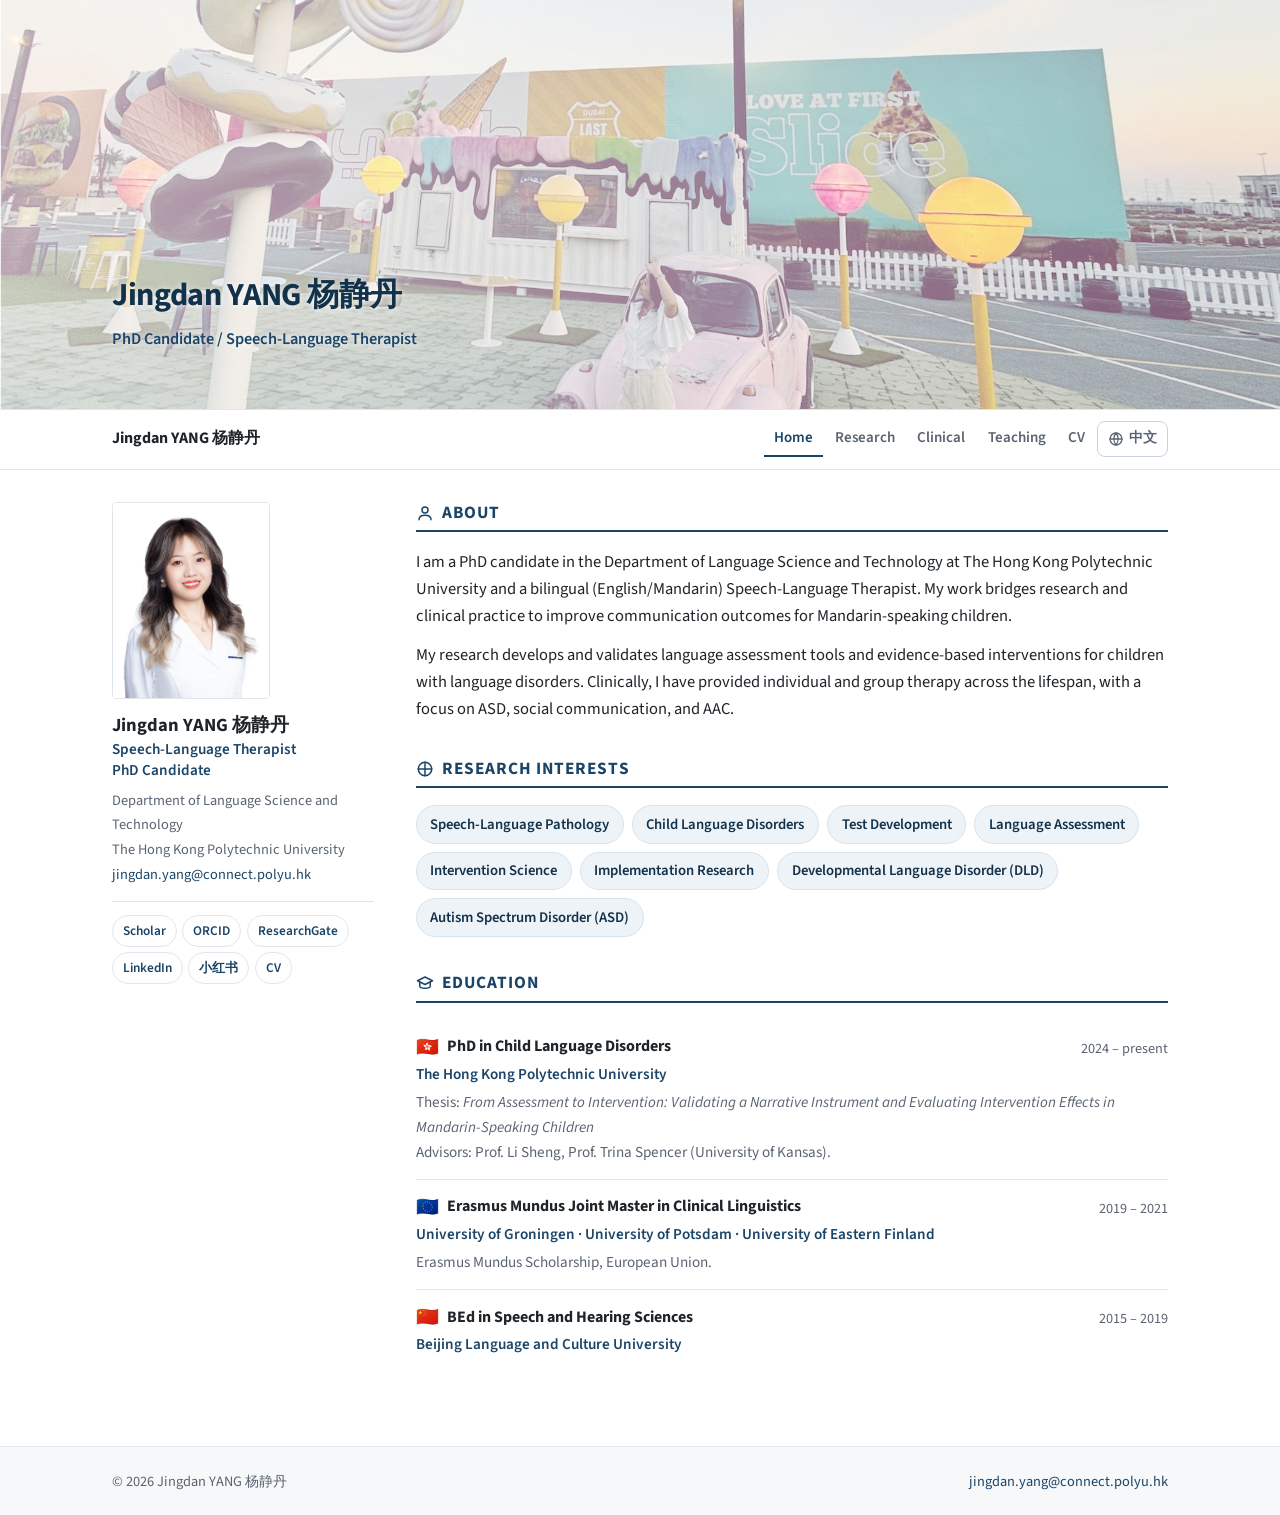
<file: index.html>
<!DOCTYPE html>
<html lang="en">
<head>
<meta charset="UTF-8">
<meta name="viewport" content="width=device-width, initial-scale=1.0">
<title>Jingdan YANG 杨静丹</title>
<meta name="description" content="Jingdan (Aria) Yang — PhD Candidate and Speech-Language Therapist, Department of Language Science and Technology, The Hong Kong Polytechnic University.">
<link rel="preconnect" href="https://fonts.googleapis.com">
<link rel="preconnect" href="https://fonts.gstatic.com" crossorigin>
<link href="https://fonts.googleapis.com/css2?family=Source+Sans+3:wght@400;600;700&display=swap" rel="stylesheet">
<link rel="stylesheet" href="assets/style.css">
<link rel="icon" href="assets/favicon.ico" sizes="any">
<link rel="icon" type="image/png" sizes="32x32" href="assets/favicon-32x32.png">
<link rel="icon" type="image/png" sizes="16x16" href="assets/favicon-16x16.png">
<link rel="apple-touch-icon" sizes="180x180" href="assets/apple-touch-icon.png">
<link rel="manifest" href="assets/site.webmanifest">
<meta name="theme-color" content="#1B4568">
<script src="assets/language.js" defer></script>
</head>
<body>
<a class="skip" href="#main">Skip to content</a>

<!-- BANNER -->
<div class="banner">
  <img src="assets/banner.jpg" alt="">
  <div class="banner__veil"></div>
  <div class="banner__text">
    <div class="banner__inner">
      <p class="banner__title">Jingdan YANG 杨静丹</p>
      <p class="banner__sub">PhD Candidate / Speech-Language Therapist</p>
    </div>
  </div>
</div>

<header class="nav">
  <div class="wrap nav__inner">
    <a class="brand" href="index.html">Jingdan YANG 杨静丹</a>
    <nav class="navlinks" aria-label="Primary">
      <a href="index.html" aria-current="page">Home</a>
      <a href="research.html">Research</a>
      <a href="clinical.html">Clinical</a>
      <a href="teaching.html">Teaching</a>
      <a href="assets/cv.pdf" target="_blank" rel="noopener">CV</a>
      <button class="language-toggle" type="button" data-language-toggle data-i18n-ignore aria-label="切换到中文" title="切换到中文" aria-pressed="false">
        <svg viewBox="0 0 24 24" fill="none" stroke="currentColor" stroke-width="2" stroke-linecap="round" stroke-linejoin="round" aria-hidden="true"><circle cx="12" cy="12" r="9"/><path d="M3 12h18M12 3a15 15 0 0 1 0 18M12 3a15 15 0 0 0 0 18"/></svg>
        <span data-language-label>中文</span>
      </button>
    </nav>
  </div>
</header>

<div class="wrap layout">

  <!-- SIDEBAR (identical on every page) -->
  <aside class="side">
    <div class="side__photo"><img src="assets/profile.jpg" alt="Jingdan Yang"></div>
    <p class="side__name">Jingdan YANG 杨静丹</p>
    <p class="side__role"><span>Speech-Language Therapist</span><br><span>PhD Candidate</span></p>
    <p class="side__meta">Department of Language Science and Technology</p>
    <p class="side__meta">The Hong Kong Polytechnic University</p>
    <p class="side__meta"><a href="mailto:jingdan.yang@connect.polyu.hk">jingdan.yang@connect.polyu.hk</a></p>
    <div class="side__links">
      <a href="https://scholar.google.com/citations?user=TxsPEwsAAAAJ&amp;hl=en" target="_blank" rel="me noopener">Scholar</a>
      <a href="https://orcid.org/0009-0006-5247-3266" target="_blank" rel="me noopener">ORCID</a>
      <a href="https://www.researchgate.net/profile/Jingdan-Yang" target="_blank" rel="me noopener">ResearchGate</a>
      <a href="https://www.linkedin.com/in/yjingdan/" target="_blank" rel="me noopener">LinkedIn</a>
      <a href="https://www.xiaohongshu.com/user/profile/62569e41000000000d032e82" target="_blank" rel="me noopener">小红书</a>
      <a href="assets/cv.pdf" target="_blank" rel="noopener">CV</a>
    </div>
  </aside>

  <!-- MAIN -->
  <main id="main">

    <section class="section">
      <h2>
        <svg width="18" height="18" viewBox="0 0 24 24" fill="none" stroke="#1B4568" stroke-width="2" stroke-linecap="round" stroke-linejoin="round" aria-hidden="true"><circle cx="12" cy="8" r="4"/><path d="M4 21c0-4 3.6-6 8-6s8 2 8 6"/></svg>
        About
      </h2>
      <p>I am a PhD candidate in the Department of Language Science and Technology at The Hong Kong Polytechnic University and a bilingual (English/Mandarin) Speech-Language Therapist. My work bridges research and clinical practice to improve communication outcomes for Mandarin-speaking children.</p>
      <p>My research develops and validates language assessment tools and evidence-based interventions for children with language disorders. Clinically, I have provided individual and group therapy across the lifespan, with a focus on ASD, social communication, and AAC.</p>
    </section>

    <section class="section">
      <h2>
        <svg width="18" height="18" viewBox="0 0 24 24" fill="none" stroke="#1B4568" stroke-width="2" stroke-linecap="round" stroke-linejoin="round" aria-hidden="true"><path d="M12 3v18M3 12h18"/><circle cx="12" cy="12" r="9"/></svg>
        Research Interests
      </h2>
      <div class="bubbles">
        <span class="bubble">Speech-Language Pathology</span>
        <span class="bubble">Child Language Disorders</span>
        <span class="bubble">Test Development</span>
        <span class="bubble">Language Assessment</span>
        <span class="bubble">Intervention Science</span>
        <span class="bubble">Implementation Research</span>
        <span class="bubble">Developmental Language Disorder (DLD)</span>
        <span class="bubble">Autism Spectrum Disorder (ASD)</span>
      </div>
    </section>

    <section class="section">
      <h2>
        <svg width="18" height="18" viewBox="0 0 24 24" fill="none" stroke="#1B4568" stroke-width="2" stroke-linecap="round" stroke-linejoin="round" aria-hidden="true"><path d="M12 4 2 9l10 5 10-5-10-5Z"/><path d="M5 11v5c0 1.7 3.1 3 7 3s7-1.3 7-3v-5"/></svg>
        Education
      </h2>

      <div class="entry">
        <div class="entry__head">
          <p class="entry__role entry__role--flag"><span class="entry__icon" aria-hidden="true">🇭🇰</span><span>PhD in Child Language Disorders</span></p>
          <span class="entry__when">2024 – present</span>
        </div>
        <p class="entry__org">The Hong Kong Polytechnic University</p>
        <p class="entry__desc">Thesis: <em>From Assessment to Intervention: Validating a Narrative Instrument and Evaluating Intervention Effects in Mandarin-Speaking Children</em><br>Advisors: Prof. Li Sheng, Prof. Trina Spencer (University of Kansas).</p>
      </div>

      <div class="entry">
        <div class="entry__head">
          <p class="entry__role entry__role--flag"><span class="entry__icon" aria-hidden="true">🇪🇺</span><span>Erasmus Mundus Joint Master in Clinical Linguistics</span></p>
          <span class="entry__when">2019 – 2021</span>
        </div>
        <p class="entry__org">University of Groningen · University of Potsdam · University of Eastern Finland</p>
        <p class="entry__desc">Erasmus Mundus Scholarship, European Union.</p>
      </div>

      <div class="entry">
        <div class="entry__head">
          <p class="entry__role entry__role--flag"><span class="entry__icon" aria-hidden="true">🇨🇳</span><span>BEd in Speech and Hearing Sciences</span></p>
          <span class="entry__when">2015 – 2019</span>
        </div>
        <p class="entry__org">Beijing Language and Culture University</p>
      </div>
    </section>

  </main>
</div>

<footer class="foot">
  <div class="wrap foot__inner">
    <span>© 2026 Jingdan YANG 杨静丹</span>
    <span><a href="mailto:jingdan.yang@connect.polyu.hk">jingdan.yang@connect.polyu.hk</a></span>
  </div>
</footer>

</body>
</html>
</file>
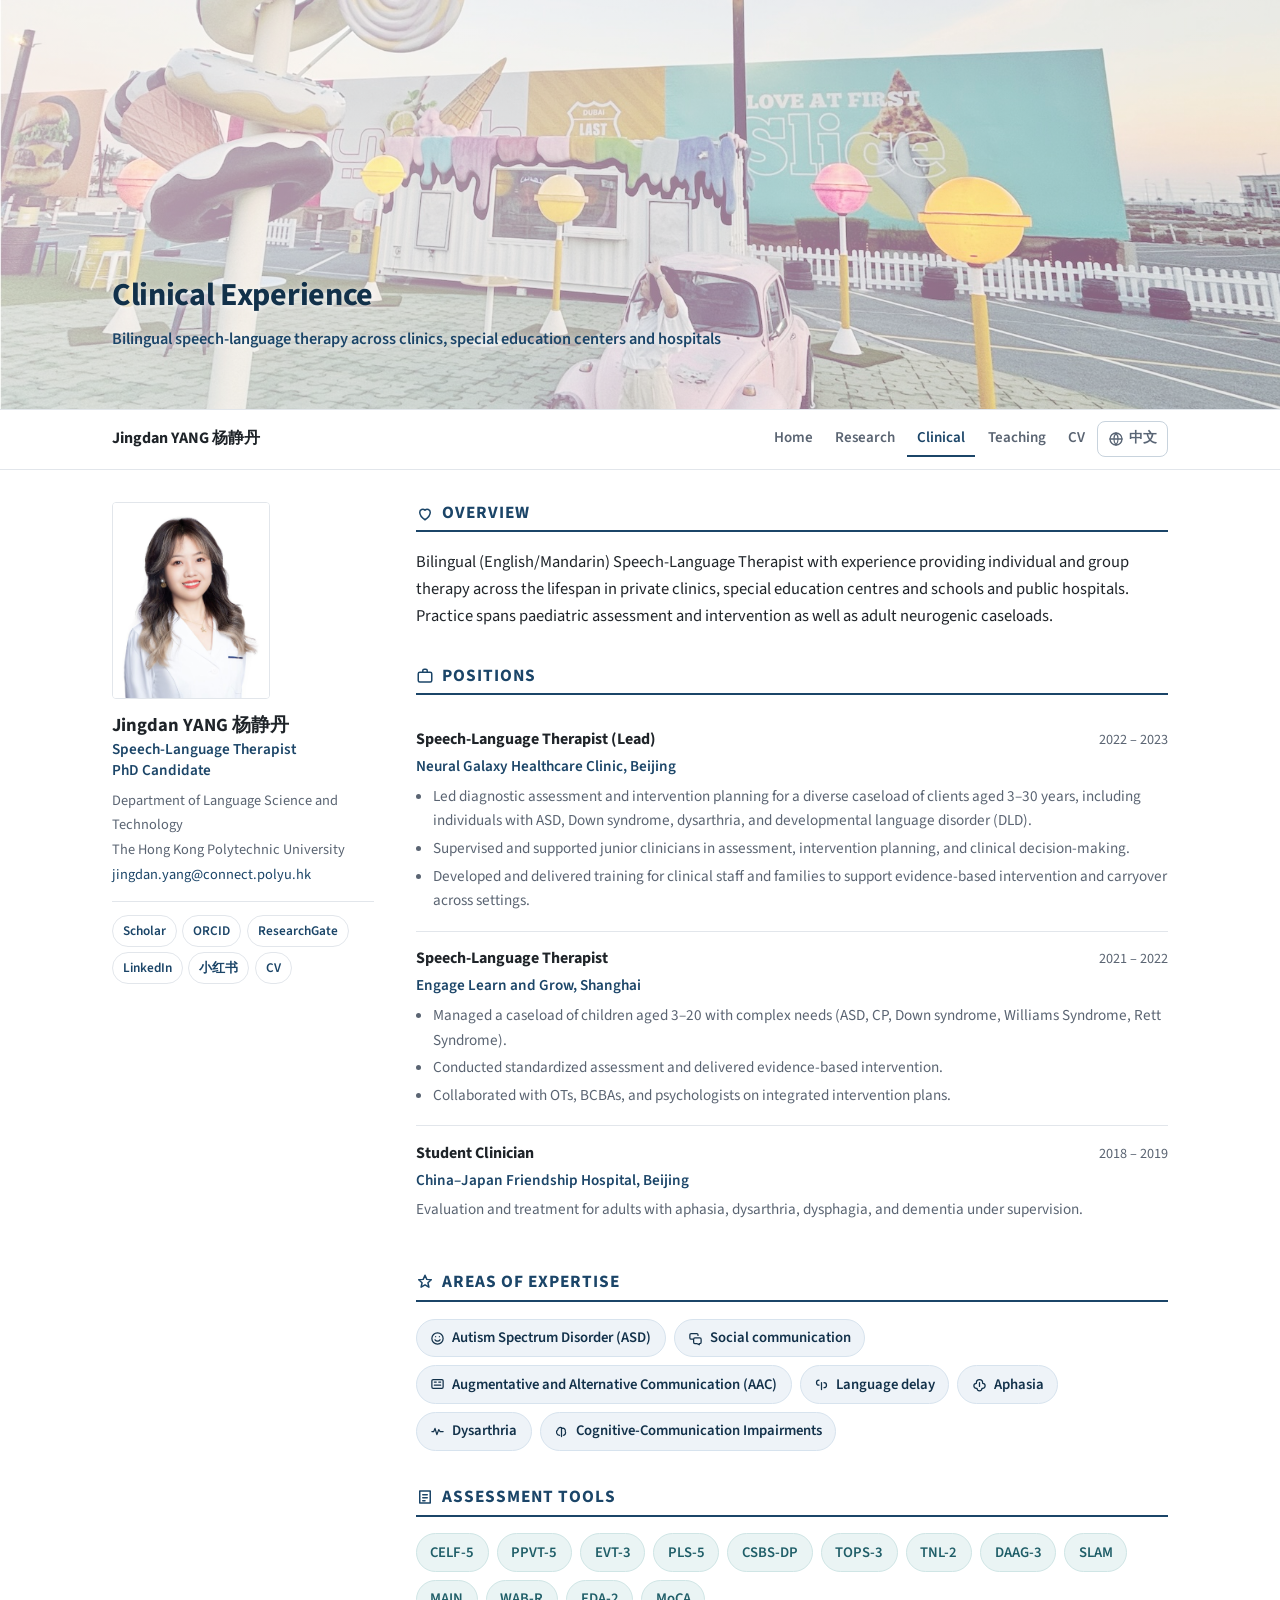
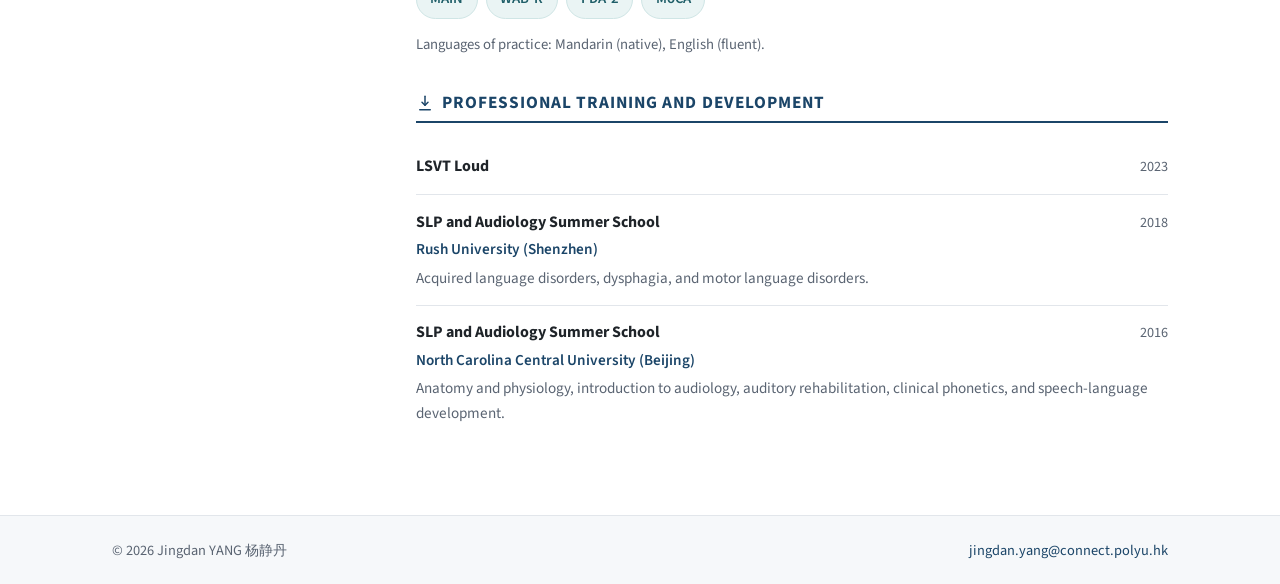
<file: clinical.html>
<!DOCTYPE html>
<html lang="en">
<head>
<meta charset="UTF-8">
<meta name="viewport" content="width=device-width, initial-scale=1.0">
<title>Clinical — Jingdan YANG 杨静丹</title>
<meta name="description" content="Bilingual speech-language therapy experience across clinics and hospitals: paediatric ASD and DLD caseloads, standardized assessment, AAC, and adult neurogenic disorders.">
<link rel="preconnect" href="https://fonts.googleapis.com">
<link rel="preconnect" href="https://fonts.gstatic.com" crossorigin>
<link href="https://fonts.googleapis.com/css2?family=Source+Sans+3:wght@400;600;700&display=swap" rel="stylesheet">
<link rel="stylesheet" href="assets/style.css">
<link rel="icon" href="assets/favicon.ico" sizes="any">
<link rel="icon" type="image/png" sizes="32x32" href="assets/favicon-32x32.png">
<link rel="icon" type="image/png" sizes="16x16" href="assets/favicon-16x16.png">
<link rel="apple-touch-icon" sizes="180x180" href="assets/apple-touch-icon.png">
<link rel="manifest" href="assets/site.webmanifest">
<meta name="theme-color" content="#1B4568">
<script src="assets/language.js" defer></script>
</head>
<body>
<a class="skip" href="#main">Skip to content</a>

<div class="banner">
  <img src="assets/banner.jpg" alt="">
  <div class="banner__veil"></div>
  <div class="banner__text">
    <div class="banner__inner">
      <p class="banner__title">Clinical Experience</p>
      <p class="banner__sub">Bilingual speech-language therapy across clinics, special education centers and hospitals</p>
    </div>
  </div>
</div>

<header class="nav">
  <div class="wrap nav__inner">
    <a class="brand" href="index.html">Jingdan YANG 杨静丹</a>
    <nav class="navlinks" aria-label="Primary">
      <a href="index.html">Home</a>
      <a href="research.html">Research</a>
      <a href="clinical.html" aria-current="page">Clinical</a>
      <a href="teaching.html">Teaching</a>
      <a href="assets/cv.pdf" target="_blank" rel="noopener">CV</a>
      <button class="language-toggle" type="button" data-language-toggle data-i18n-ignore aria-label="切换到中文" title="切换到中文" aria-pressed="false">
        <svg viewBox="0 0 24 24" fill="none" stroke="currentColor" stroke-width="2" stroke-linecap="round" stroke-linejoin="round" aria-hidden="true"><circle cx="12" cy="12" r="9"/><path d="M3 12h18M12 3a15 15 0 0 1 0 18M12 3a15 15 0 0 0 0 18"/></svg>
        <span data-language-label>中文</span>
      </button>
    </nav>
  </div>
</header>

<div class="wrap layout">

  <aside class="side">
    <div class="side__photo"><img src="assets/profile.jpg" alt="Jingdan Yang"></div>
    <p class="side__name">Jingdan YANG 杨静丹</p>
    <p class="side__role"><span>Speech-Language Therapist</span><br><span>PhD Candidate</span></p>
    <p class="side__meta">Department of Language Science and Technology</p>
    <p class="side__meta">The Hong Kong Polytechnic University</p>
    <p class="side__meta"><a href="mailto:jingdan.yang@connect.polyu.hk">jingdan.yang@connect.polyu.hk</a></p>
    <div class="side__links">
      <a href="https://scholar.google.com/citations?user=TxsPEwsAAAAJ&amp;hl=en" target="_blank" rel="me noopener">Scholar</a>
      <a href="https://orcid.org/0009-0006-5247-3266" target="_blank" rel="me noopener">ORCID</a>
      <a href="https://www.researchgate.net/profile/Jingdan-Yang" target="_blank" rel="me noopener">ResearchGate</a>
      <a href="https://www.linkedin.com/in/yjingdan/" target="_blank" rel="me noopener">LinkedIn</a>
      <a href="https://www.xiaohongshu.com/user/profile/62569e41000000000d032e82" target="_blank" rel="me noopener">小红书</a>
      <a href="assets/cv.pdf" target="_blank" rel="noopener">CV</a>
    </div>
  </aside>

  <main id="main">

    <section class="section">
      <h2>
        <svg width="18" height="18" viewBox="0 0 24 24" fill="none" stroke="#1B4568" stroke-width="2" stroke-linecap="round" stroke-linejoin="round" aria-hidden="true"><path d="M12 21s-7-4.5-7-10a4 4 0 0 1 7-2.6A4 4 0 0 1 19 11c0 5.5-7 10-7 10Z"/></svg>
        Overview
      </h2>
      <p>Bilingual (English/Mandarin) Speech-Language Therapist with experience providing individual and group therapy across the lifespan in private clinics, special education centres and schools and public hospitals. Practice spans paediatric assessment and intervention as well as adult neurogenic caseloads.</p>
    </section>

    <section class="section">
      <h2>
        <svg width="18" height="18" viewBox="0 0 24 24" fill="none" stroke="#1B4568" stroke-width="2" stroke-linecap="round" stroke-linejoin="round" aria-hidden="true"><rect x="3" y="7" width="18" height="13" rx="2"/><path d="M9 7V5a2 2 0 0 1 2-2h2a2 2 0 0 1 2 2v2"/></svg>
        Positions
      </h2>

      <div class="entry">
        <div class="entry__head">
          <p class="entry__role">Speech-Language Therapist (Lead)</p>
          <span class="entry__when">2022 – 2023</span>
        </div>
        <p class="entry__org">Neural Galaxy Healthcare Clinic, Beijing</p>
        <ul class="tight">
          <li>Led diagnostic assessment and intervention planning for a diverse caseload of clients aged 3–30 years, including individuals with ASD, Down syndrome, dysarthria, and developmental language disorder (DLD).</li>
          <li>Supervised and supported junior clinicians in assessment, intervention planning, and clinical decision-making.</li>
          <li>Developed and delivered training for clinical staff and families to support evidence-based intervention and carryover across settings.</li>
        </ul>
      </div>

      <div class="entry">
        <div class="entry__head">
          <p class="entry__role">Speech-Language Therapist</p>
          <span class="entry__when">2021 – 2022</span>
        </div>
        <p class="entry__org">Engage Learn and Grow, Shanghai</p>
        <ul class="tight">
          <li>Managed a caseload of children aged 3–20 with complex needs (ASD, CP, Down syndrome, Williams Syndrome, Rett Syndrome).</li>
          <li>Conducted standardized assessment and delivered evidence-based intervention.</li>
          <li>Collaborated with OTs, BCBAs, and psychologists on integrated intervention plans.</li>
        </ul>
      </div>

      <div class="entry">
        <div class="entry__head">
          <p class="entry__role">Student Clinician</p>
          <span class="entry__when">2018 – 2019</span>
        </div>
        <p class="entry__org">China–Japan Friendship Hospital, Beijing</p>
        <p class="entry__desc">Evaluation and treatment for adults with aphasia, dysarthria, dysphagia, and dementia under supervision.</p>
      </div>
    </section>

    <section class="section">
      <h2>
        <svg width="18" height="18" viewBox="0 0 24 24" fill="none" stroke="#1B4568" stroke-width="2" stroke-linecap="round" stroke-linejoin="round" aria-hidden="true"><path d="M12 3l2.4 5.5 6 .5-4.5 4 1.3 5.9L12 15.8 6.8 18.9 8.1 13 3.6 9l6-.5L12 3Z"/></svg>
        Areas of Expertise
      </h2>
      <div class="bubbles">
        <span class="bubble bubble--icon">
          <svg width="15" height="15" viewBox="0 0 24 24" fill="none" stroke="currentColor" stroke-width="2" stroke-linecap="round" stroke-linejoin="round" aria-hidden="true"><circle cx="12" cy="12" r="9"/><path d="M8 14s1.5 2 4 2 4-2 4-2"/><path d="M9 9h.01M15 9h.01"/></svg>
          Autism Spectrum Disorder (ASD)
        </span>
        <span class="bubble bubble--icon">
          <svg width="15" height="15" viewBox="0 0 24 24" fill="none" stroke="currentColor" stroke-width="2" stroke-linecap="round" stroke-linejoin="round" aria-hidden="true"><path d="M8 13H5a2 2 0 0 1-2-2V6a2 2 0 0 1 2-2h9a2 2 0 0 1 2 2v1"/><path d="M11 20h3l4 2v-2h1a2 2 0 0 0 2-2v-5a2 2 0 0 0-2-2h-8a2 2 0 0 0-2 2v5a2 2 0 0 0 2 2Z"/></svg>
          Social communication
        </span>
        <span class="bubble bubble--icon">
          <svg width="15" height="15" viewBox="0 0 24 24" fill="none" stroke="currentColor" stroke-width="2" stroke-linecap="round" stroke-linejoin="round" aria-hidden="true"><rect x="3" y="4" width="18" height="14" rx="2"/><path d="M7 8h3M14 8h3M7 13h10"/></svg>
          Augmentative and Alternative Communication (AAC)
        </span>
        <span class="bubble bubble--icon">
          <svg width="15" height="15" viewBox="0 0 24 24" fill="none" stroke="currentColor" stroke-width="2" stroke-linecap="round" stroke-linejoin="round" aria-hidden="true"><path d="M12 20V9"/><path d="M8 13c-2.5 0-4-1.6-4-4s1.5-4 4-4"/><path d="M16 9c2.5 0 4 1.6 4 4s-1.5 4-4 4"/></svg>
          Language delay
        </span>
        <span class="bubble bubble--icon">
          <svg width="15" height="15" viewBox="0 0 24 24" fill="none" stroke="currentColor" stroke-width="2" stroke-linecap="round" stroke-linejoin="round" aria-hidden="true"><path d="M12 4a5 5 0 0 0-5 5v1a4 4 0 0 0 0 8h1a4 4 0 0 0 8 0h1a4 4 0 0 0 0-8V9a5 5 0 0 0-5-5Z"/><path d="M12 9v6"/></svg>
          Aphasia
        </span>
        <span class="bubble bubble--icon">
          <svg width="15" height="15" viewBox="0 0 24 24" fill="none" stroke="currentColor" stroke-width="2" stroke-linecap="round" stroke-linejoin="round" aria-hidden="true"><path d="M3 12h3l2-5 3 10 3-8 2 3h5"/></svg>
          Dysarthria
        </span>
        <span class="bubble bubble--icon">
          <svg width="15" height="15" viewBox="0 0 24 24" fill="none" stroke="currentColor" stroke-width="2" stroke-linecap="round" stroke-linejoin="round" aria-hidden="true"><path d="M9 18a5 5 0 0 1-3-9 4 4 0 0 1 7-2 4 4 0 0 1 5 5 4 4 0 0 1-3 6"/><path d="M12 7v13"/></svg>
          Cognitive-Communication Impairments
        </span>
      </div>
    </section>

    <section class="section">
      <h2>
        <svg width="18" height="18" viewBox="0 0 24 24" fill="none" stroke="#1B4568" stroke-width="2" stroke-linecap="round" stroke-linejoin="round" aria-hidden="true"><path d="M5 4h14v16H5z"/><path d="M9 9h6M9 13h6M9 17h3"/></svg>
        Assessment Tools
      </h2>
      <div class="bubbles">
        <span class="bubble bubble--alt">CELF-5</span>
        <span class="bubble bubble--alt">PPVT-5</span>
        <span class="bubble bubble--alt">EVT-3</span>
        <span class="bubble bubble--alt">PLS-5</span>
        <span class="bubble bubble--alt">CSBS-DP</span>
        <span class="bubble bubble--alt">TOPS-3</span>
        <span class="bubble bubble--alt">TNL-2</span>
        <span class="bubble bubble--alt">DAAG-3</span>
        <span class="bubble bubble--alt">SLAM</span>
        <span class="bubble bubble--alt">MAIN</span>
        <span class="bubble bubble--alt">WAB-R</span>
        <span class="bubble bubble--alt">FDA-2</span>
        <span class="bubble bubble--alt">MoCA</span>
      </div>
      <p class="small muted" style="margin-top:.9rem;">Languages of practice: Mandarin (native), English (fluent).</p>
    </section>


    <section class="section">
      <h2>
        <svg width="18" height="18" viewBox="0 0 24 24" fill="none" stroke="#1B4568" stroke-width="2" stroke-linecap="round" stroke-linejoin="round" aria-hidden="true"><path d="M12 3v12"/><path d="m8 11 4 4 4-4"/><path d="M5 21h14"/></svg>
        Professional Training and Development
      </h2>

      <div class="entry">
        <div class="entry__head">
          <p class="entry__role">LSVT Loud</p>
          <span class="entry__when">2023</span>
        </div>
      </div>

      <div class="entry">
        <div class="entry__head">
          <p class="entry__role">SLP and Audiology Summer School</p>
          <span class="entry__when">2018</span>
        </div>
        <p class="entry__org">Rush University (Shenzhen)</p>
        <p class="entry__desc">Acquired language disorders, dysphagia, and motor language disorders.</p>
      </div>

      <div class="entry">
        <div class="entry__head">
          <p class="entry__role">SLP and Audiology Summer School</p>
          <span class="entry__when">2016</span>
        </div>
        <p class="entry__org">North Carolina Central University (Beijing)</p>
        <p class="entry__desc">Anatomy and physiology, introduction to audiology, auditory rehabilitation, clinical phonetics, and speech-language development.</p>
      </div>
    </section>

  </main>
</div>

<footer class="foot">
  <div class="wrap foot__inner">
    <span>© 2026 Jingdan YANG 杨静丹</span>
    <span><a href="mailto:jingdan.yang@connect.polyu.hk">jingdan.yang@connect.polyu.hk</a></span>
  </div>
</footer>

</body>
</html>
</file>
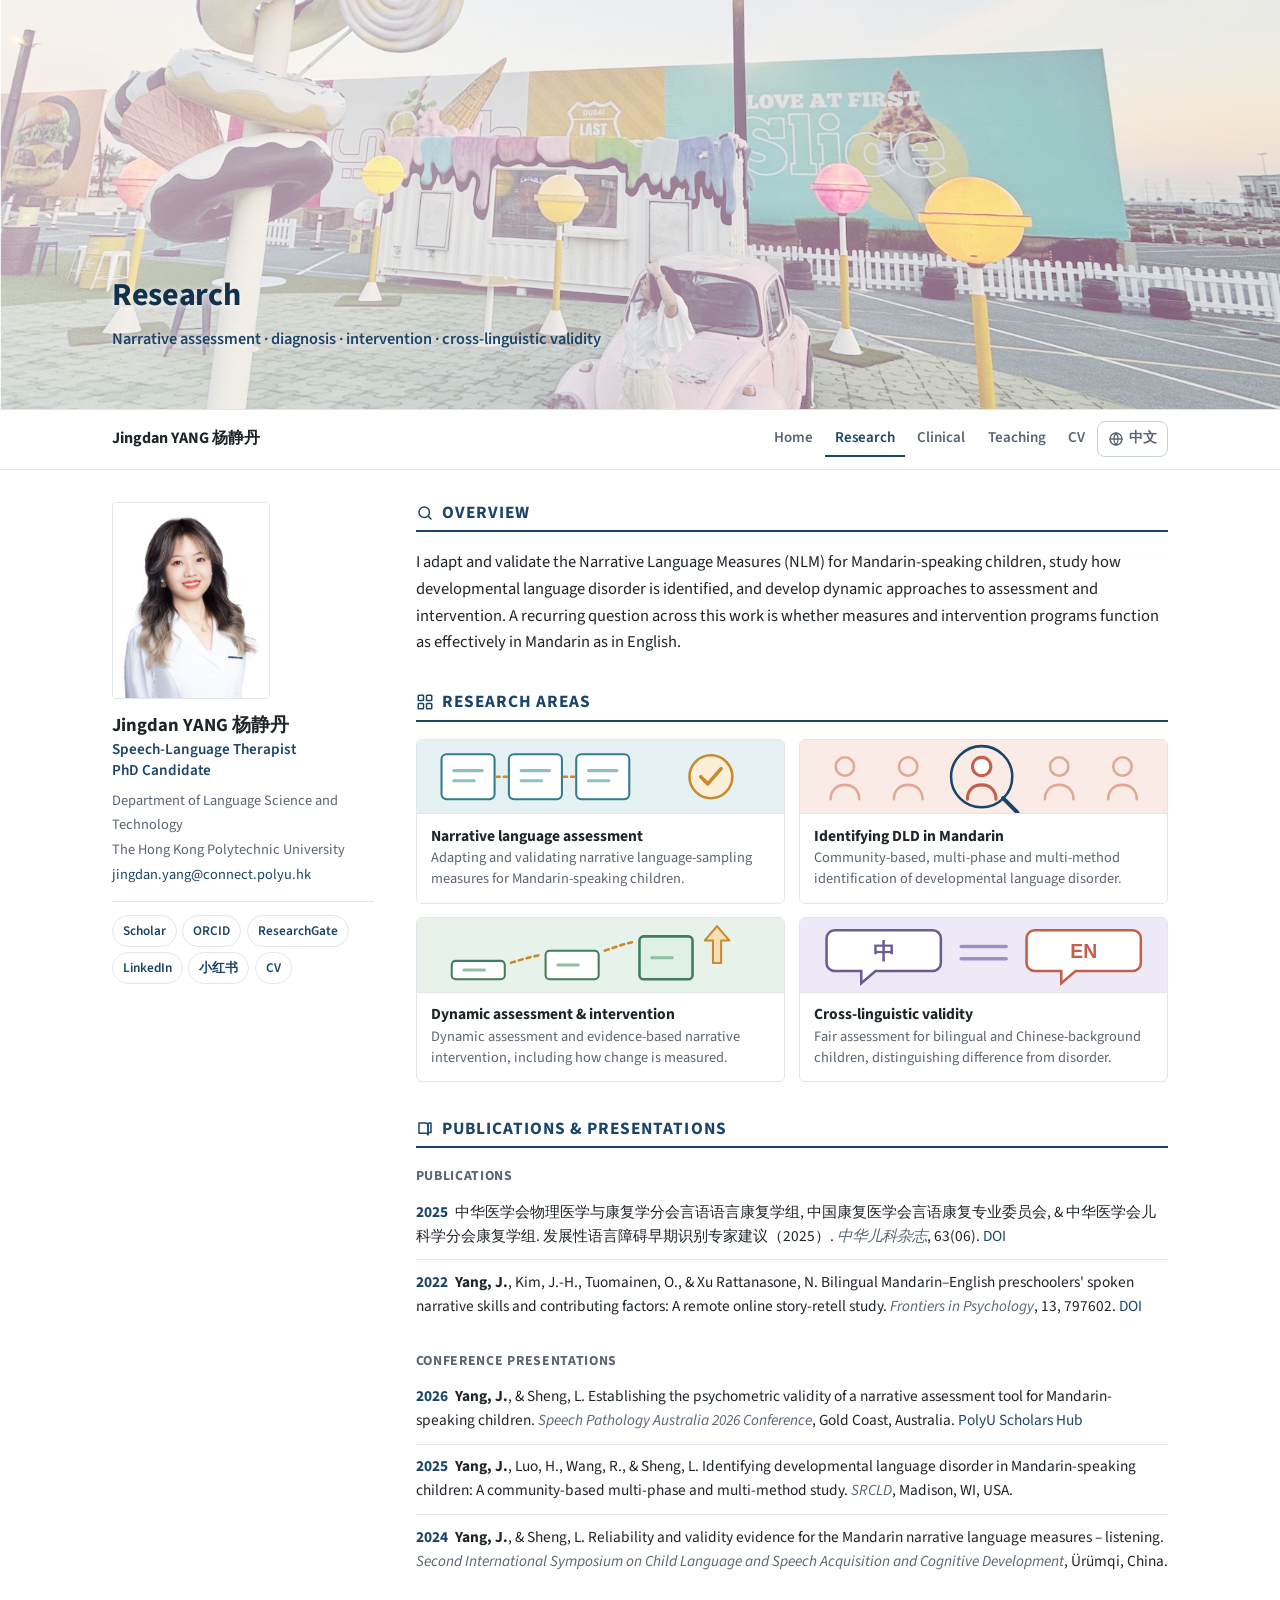
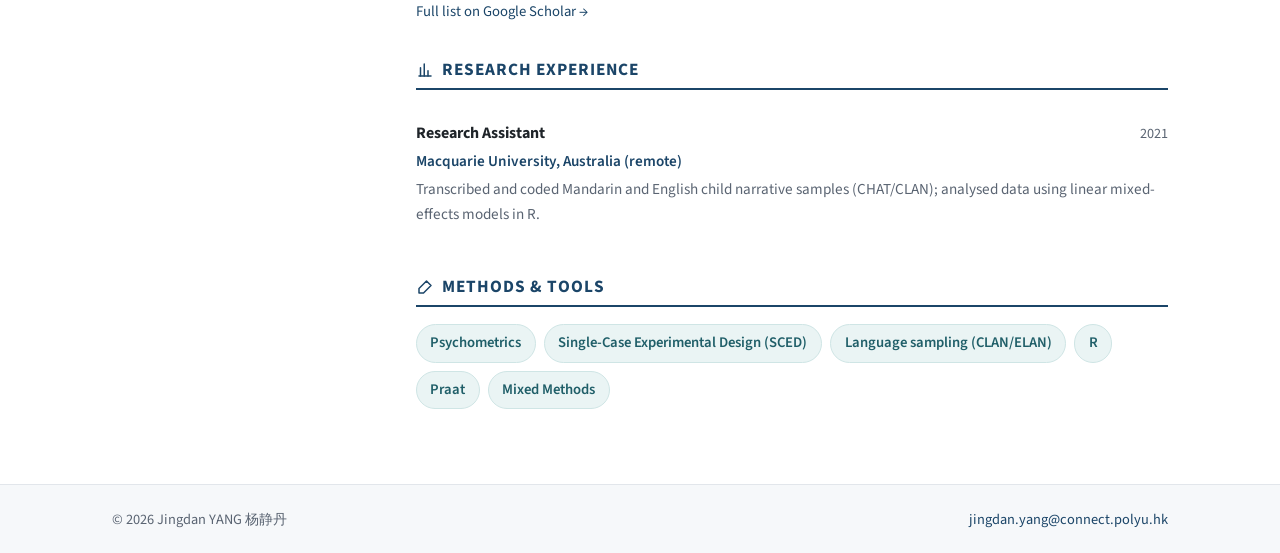
<file: research.html>
<!DOCTYPE html>
<html lang="en">
<head>
<meta charset="UTF-8">
<meta name="viewport" content="width=device-width, initial-scale=1.0">
<title>Research — Jingdan YANG 杨静丹</title>
<meta name="description" content="Research on narrative language assessment, DLD identification, dynamic assessment, and intervention for Mandarin-speaking children.">
<link rel="preconnect" href="https://fonts.googleapis.com">
<link rel="preconnect" href="https://fonts.gstatic.com" crossorigin>
<link href="https://fonts.googleapis.com/css2?family=Source+Sans+3:wght@400;600;700&display=swap" rel="stylesheet">
<link rel="stylesheet" href="assets/style.css">
<link rel="icon" href="assets/favicon.ico" sizes="any">
<link rel="icon" type="image/png" sizes="32x32" href="assets/favicon-32x32.png">
<link rel="icon" type="image/png" sizes="16x16" href="assets/favicon-16x16.png">
<link rel="apple-touch-icon" sizes="180x180" href="assets/apple-touch-icon.png">
<link rel="manifest" href="assets/site.webmanifest">
<meta name="theme-color" content="#1B4568">
<script src="assets/language.js" defer></script>
</head>
<body>
<a class="skip" href="#main">Skip to content</a>

<div class="banner">
  <img src="assets/banner.jpg" alt="">
  <div class="banner__veil"></div>
  <div class="banner__text">
    <div class="banner__inner">
      <p class="banner__title">Research</p>
      <p class="banner__sub">Narrative assessment · diagnosis · intervention · cross-linguistic validity</p>
    </div>
  </div>
</div>

<header class="nav">
  <div class="wrap nav__inner">
    <a class="brand" href="index.html">Jingdan YANG 杨静丹</a>
    <nav class="navlinks" aria-label="Primary">
      <a href="index.html">Home</a>
      <a href="research.html" aria-current="page">Research</a>
      <a href="clinical.html">Clinical</a>
      <a href="teaching.html">Teaching</a>
      <a href="assets/cv.pdf" target="_blank" rel="noopener">CV</a>
      <button class="language-toggle" type="button" data-language-toggle data-i18n-ignore aria-label="切换到中文" title="切换到中文" aria-pressed="false">
        <svg viewBox="0 0 24 24" fill="none" stroke="currentColor" stroke-width="2" stroke-linecap="round" stroke-linejoin="round" aria-hidden="true"><circle cx="12" cy="12" r="9"/><path d="M3 12h18M12 3a15 15 0 0 1 0 18M12 3a15 15 0 0 0 0 18"/></svg>
        <span data-language-label>中文</span>
      </button>
    </nav>
  </div>
</header>

<div class="wrap layout">

  <aside class="side">
    <div class="side__photo"><img src="assets/profile.jpg" alt="Jingdan Yang"></div>
    <p class="side__name">Jingdan YANG 杨静丹</p>
    <p class="side__role"><span>Speech-Language Therapist</span><br><span>PhD Candidate</span></p>
    <p class="side__meta">Department of Language Science and Technology</p>
    <p class="side__meta">The Hong Kong Polytechnic University</p>
    <p class="side__meta"><a href="mailto:jingdan.yang@connect.polyu.hk">jingdan.yang@connect.polyu.hk</a></p>
    <div class="side__links">
      <a href="https://scholar.google.com/citations?user=TxsPEwsAAAAJ&amp;hl=en" target="_blank" rel="me noopener">Scholar</a>
      <a href="https://orcid.org/0009-0006-5247-3266" target="_blank" rel="me noopener">ORCID</a>
      <a href="https://www.researchgate.net/profile/Jingdan-Yang" target="_blank" rel="me noopener">ResearchGate</a>
      <a href="https://www.linkedin.com/in/yjingdan/" target="_blank" rel="me noopener">LinkedIn</a>
      <a href="https://www.xiaohongshu.com/user/profile/62569e41000000000d032e82" target="_blank" rel="me noopener">小红书</a>
      <a href="assets/cv.pdf" target="_blank" rel="noopener">CV</a>
    </div>
  </aside>

  <main id="main">

    <section class="section">
      <h2>
        <svg width="18" height="18" viewBox="0 0 24 24" fill="none" stroke="#1B4568" stroke-width="2" stroke-linecap="round" stroke-linejoin="round" aria-hidden="true"><circle cx="11" cy="11" r="7"/><path d="m20 20-3.5-3.5"/></svg>
        Overview
      </h2>
      <p>I adapt and validate the Narrative Language Measures (NLM) for Mandarin-speaking children, study how developmental language disorder is identified, and develop dynamic approaches to assessment and intervention. A recurring question across this work is whether measures and intervention programs function as effectively in Mandarin as in English.</p>
    </section>

    <section class="section">
      <h2>
        <svg width="18" height="18" viewBox="0 0 24 24" fill="none" stroke="#1B4568" stroke-width="2" stroke-linecap="round" stroke-linejoin="round" aria-hidden="true"><rect x="3" y="3" width="7" height="7" rx="1"/><rect x="14" y="3" width="7" height="7" rx="1"/><rect x="3" y="14" width="7" height="7" rx="1"/><rect x="14" y="14" width="7" height="7" rx="1"/></svg>
        Research Areas
      </h2>
      <div class="cards">

        <article class="card">
          <div class="card__illus" style="background:#E6F1F3;">
            <svg viewBox="0 0 360 72" xmlns="http://www.w3.org/2000/svg" role="img" aria-label="Story panels being scored">
              <rect x="24" y="14" width="52" height="44" rx="5" fill="#FFFFFF" stroke="#2E7D8A" stroke-width="2"/>
              <rect x="90" y="14" width="52" height="44" rx="5" fill="#FFFFFF" stroke="#2E7D8A" stroke-width="2"/>
              <rect x="156" y="14" width="52" height="44" rx="5" fill="#FFFFFF" stroke="#2E7D8A" stroke-width="2"/>
              <path d="M36 30h28M36 40h20" stroke="#8FBFC6" stroke-width="3" stroke-linecap="round"/>
              <path d="M102 30h28M102 40h20" stroke="#8FBFC6" stroke-width="3" stroke-linecap="round"/>
              <path d="M168 30h28M168 40h20" stroke="#8FBFC6" stroke-width="3" stroke-linecap="round"/>
              <path d="M78 36h10M144 36h10" stroke="#C98A2E" stroke-width="2.5" stroke-linecap="round" stroke-dasharray="3 4"/>
              <circle cx="288" cy="36" r="21" fill="#FBEFD8" stroke="#C98A2E" stroke-width="2.5"/>
              <path d="m278 36 7 7 13-15" stroke="#C98A2E" stroke-width="3.5" fill="none" stroke-linecap="round" stroke-linejoin="round"/>
            </svg>
          </div>
          <div class="card__body">
            <h3>Narrative language assessment</h3>
            <p>Adapting and validating narrative language-sampling measures for Mandarin-speaking children.</p>
          </div>
        </article>

        <article class="card">
          <div class="card__illus" style="background:#FBEBE6;">
            <svg viewBox="0 0 360 72" xmlns="http://www.w3.org/2000/svg" role="img" aria-label="Screening a group of children">
              <g stroke="#E0A897" stroke-width="2.5" fill="none" stroke-linecap="round">
                <circle cx="44" cy="26" r="9"/><path d="M30 58c0-9 6-14 14-14s14 5 14 14"/>
                <circle cx="106" cy="26" r="9"/><path d="M92 58c0-9 6-14 14-14s14 5 14 14"/>
                <circle cx="254" cy="26" r="9"/><path d="M240 58c0-9 6-14 14-14s14 5 14 14"/>
                <circle cx="316" cy="26" r="9"/><path d="M302 58c0-9 6-14 14-14s14 5 14 14"/>
              </g>
              <g stroke="#C55E4A" stroke-width="3" fill="none" stroke-linecap="round">
                <circle cx="178" cy="26" r="9" fill="#FFFFFF"/><path d="M164 58c0-9 6-14 14-14s14 5 14 14"/>
              </g>
              <circle cx="178" cy="36" r="30" fill="none" stroke="#1B4568" stroke-width="2.5"/>
              <path d="m199 57 14 14" stroke="#1B4568" stroke-width="4" stroke-linecap="round"/>
            </svg>
          </div>
          <div class="card__body">
            <h3>Identifying DLD in Mandarin</h3>
            <p>Community-based, multi-phase and multi-method identification of developmental language disorder.</p>
          </div>
        </article>

        <article class="card">
          <div class="card__illus" style="background:#E7F2EA;">
            <svg viewBox="0 0 360 72" xmlns="http://www.w3.org/2000/svg" role="img" aria-label="Test, teach, and retest progression">
              <rect x="34" y="42" width="52" height="18" rx="4" fill="#FFFFFF" stroke="#3F7D5C" stroke-width="2"/>
              <rect x="126" y="32" width="52" height="28" rx="4" fill="#FFFFFF" stroke="#3F7D5C" stroke-width="2"/>
              <rect x="218" y="18" width="52" height="42" rx="4" fill="#DFF0E4" stroke="#3F7D5C" stroke-width="2.5"/>
              <path d="M46 51h20M138 46h20M230 39h20" stroke="#8FC0A4" stroke-width="3" stroke-linecap="round"/>
              <path d="M92 44c12-4 20-6 30-8" stroke="#C98A2E" stroke-width="2.5" fill="none" stroke-linecap="round" stroke-dasharray="4 4"/>
              <path d="M184 32c12-4 20-7 30-9" stroke="#C98A2E" stroke-width="2.5" fill="none" stroke-linecap="round" stroke-dasharray="4 4"/>
              <path d="M290 44V22h-8l12-14 12 14h-8v22Z" fill="#F6DFB4" stroke="#C98A2E" stroke-width="2" stroke-linejoin="round"/>
            </svg>
          </div>
          <div class="card__body">
            <h3>Dynamic assessment &amp; intervention</h3>
            <p>Dynamic assessment and evidence-based narrative intervention, including how change is measured.</p>
          </div>
        </article>

        <article class="card">
          <div class="card__illus" style="background:#EEE9F6;">
            <svg viewBox="0 0 360 72" xmlns="http://www.w3.org/2000/svg" role="img" aria-label="Mandarin and English measures compared">
              <path d="M34 12h96a8 8 0 0 1 8 8v24a8 8 0 0 1-8 8H74l-14 12V52H34a8 8 0 0 1-8-8V20a8 8 0 0 1 8-8Z" fill="#FFFFFF" stroke="#6B5B95" stroke-width="2.5"/>
              <text x="82" y="40" font-family="'Noto Sans SC','PingFang SC',sans-serif" font-size="22" font-weight="700" fill="#6B5B95" text-anchor="middle">中</text>
              <path d="M230 12h96a8 8 0 0 1 8 8v24a8 8 0 0 1-8 8h-56l-14 12V52h-26a8 8 0 0 1-8-8V20a8 8 0 0 1 8-8Z" fill="#FFFFFF" stroke="#C55E4A" stroke-width="2.5"/>
              <text x="278" y="39" font-family="sans-serif" font-size="19" font-weight="700" fill="#C55E4A" text-anchor="middle">EN</text>
              <path d="M158 28h44M158 40h44" stroke="#9C8FC4" stroke-width="3.5" stroke-linecap="round"/>
            </svg>
          </div>
          <div class="card__body">
            <h3>Cross-linguistic validity</h3>
            <p>Fair assessment for bilingual and Chinese-background children, distinguishing difference from disorder.</p>
          </div>
        </article>

      </div>
    </section>

    <section class="section" data-i18n-ignore>
      <h2>
        <svg width="18" height="18" viewBox="0 0 24 24" fill="none" stroke="#1B4568" stroke-width="2" stroke-linecap="round" stroke-linejoin="round" aria-hidden="true"><path d="M4 4h9a3 3 0 0 1 3 3v13a2.5 2.5 0 0 0-2.5-2.5H4Z"/><path d="M20 4h-2a3 3 0 0 0-2 1v14a2.5 2.5 0 0 1 2.5-2.5H20Z"/></svg>
        Publications &amp; Presentations
      </h2>

      <p class="subhead">Publications</p>
      <ul class="pubs">
        <li>
          <span class="yr">2025</span>
          中华医学会物理医学与康复学分会言语语言康复学组, 中国康复医学会言语康复专业委员会, &amp; 中华医学会儿科学分会康复学组. 发展性语言障碍早期识别专家建议（2025）. <em>中华儿科杂志</em>, 63(06).
          <a href="https://doi.org/10.3760/cma.j.cn112140-20250115-00038" target="_blank" rel="noopener">DOI</a>
        </li>
        <li>
          <span class="yr">2022</span>
          <strong>Yang, J.</strong>, Kim, J.-H., Tuomainen, O., &amp; Xu Rattanasone, N. Bilingual Mandarin–English preschoolers' spoken narrative skills and contributing factors: A remote online story-retell study. <em>Frontiers in Psychology</em>, 13, 797602.
          <a href="https://doi.org/10.3389/fpsyg.2022.797602" target="_blank" rel="noopener">DOI</a>
        </li>
      </ul>

      <p class="subhead">Conference presentations</p>
      <ul class="pubs">
        <li>
          <span class="yr">2026</span>
          <strong>Yang, J.</strong>, &amp; Sheng, L. Establishing the psychometric validity of a narrative assessment tool for Mandarin-speaking children. <em>Speech Pathology Australia 2026 Conference</em>, Gold Coast, Australia.
          <a href="https://research.polyu.edu.hk/en/publications/establishing-the-psychometric-validity-of-a-narrative-assessment-/" target="_blank" rel="noopener">PolyU Scholars Hub</a>
        </li>
        <li>
          <span class="yr">2025</span>
          <strong>Yang, J.</strong>, Luo, H., Wang, R., &amp; Sheng, L. Identifying developmental language disorder in Mandarin-speaking children: A community-based multi-phase and multi-method study. <em>SRCLD</em>, Madison, WI, USA.
        </li>
        <li>
          <span class="yr">2024</span>
          <strong>Yang, J.</strong>, &amp; Sheng, L. Reliability and validity evidence for the Mandarin narrative language measures – listening. <em>Second International Symposium on Child Language and Speech Acquisition and Cognitive Development</em>, Ürümqi, China.
        </li>
      </ul>

      <p class="small" style="margin-top:1rem;"><a href="https://scholar.google.com/citations?user=TxsPEwsAAAAJ&amp;hl=en" target="_blank" rel="noopener">Full list on Google Scholar →</a></p>
    </section>

    <section class="section">
      <h2>
        <svg width="18" height="18" viewBox="0 0 24 24" fill="none" stroke="#1B4568" stroke-width="2" stroke-linecap="round" stroke-linejoin="round" aria-hidden="true"><path d="M4 20h16"/><path d="M6 20V9m5 11V4m5 16v-7"/></svg>
        Research Experience
      </h2>

      <div class="entry">
        <div class="entry__head">
          <p class="entry__role">Research Assistant</p>
          <span class="entry__when">2021</span>
        </div>
        <p class="entry__org">Macquarie University, Australia (remote)</p>
        <p class="entry__desc">Transcribed and coded Mandarin and English child narrative samples (CHAT/CLAN); analysed data using linear mixed-effects models in R.</p>
      </div>

    </section>

    <section class="section">
      <h2>
        <svg width="18" height="18" viewBox="0 0 24 24" fill="none" stroke="#1B4568" stroke-width="2" stroke-linecap="round" stroke-linejoin="round" aria-hidden="true"><path d="M14 4 20 10 10 20H4v-6L14 4Z"/></svg>
        Methods &amp; Tools
      </h2>
      <div class="bubbles">
        <span class="bubble bubble--alt">Psychometrics</span>
        <span class="bubble bubble--alt">Single-Case Experimental Design (SCED)</span>
        <span class="bubble bubble--alt">Language sampling (CLAN/ELAN)</span>
        <span class="bubble bubble--alt">R</span>
        <span class="bubble bubble--alt">Praat</span>
        <span class="bubble bubble--alt">Mixed Methods</span>
      </div>
    </section>

  </main>
</div>

<footer class="foot">
  <div class="wrap foot__inner">
    <span>© 2026 Jingdan YANG 杨静丹</span>
    <span><a href="mailto:jingdan.yang@connect.polyu.hk">jingdan.yang@connect.polyu.hk</a></span>
  </div>
</footer>

</body>
</html>
</file>
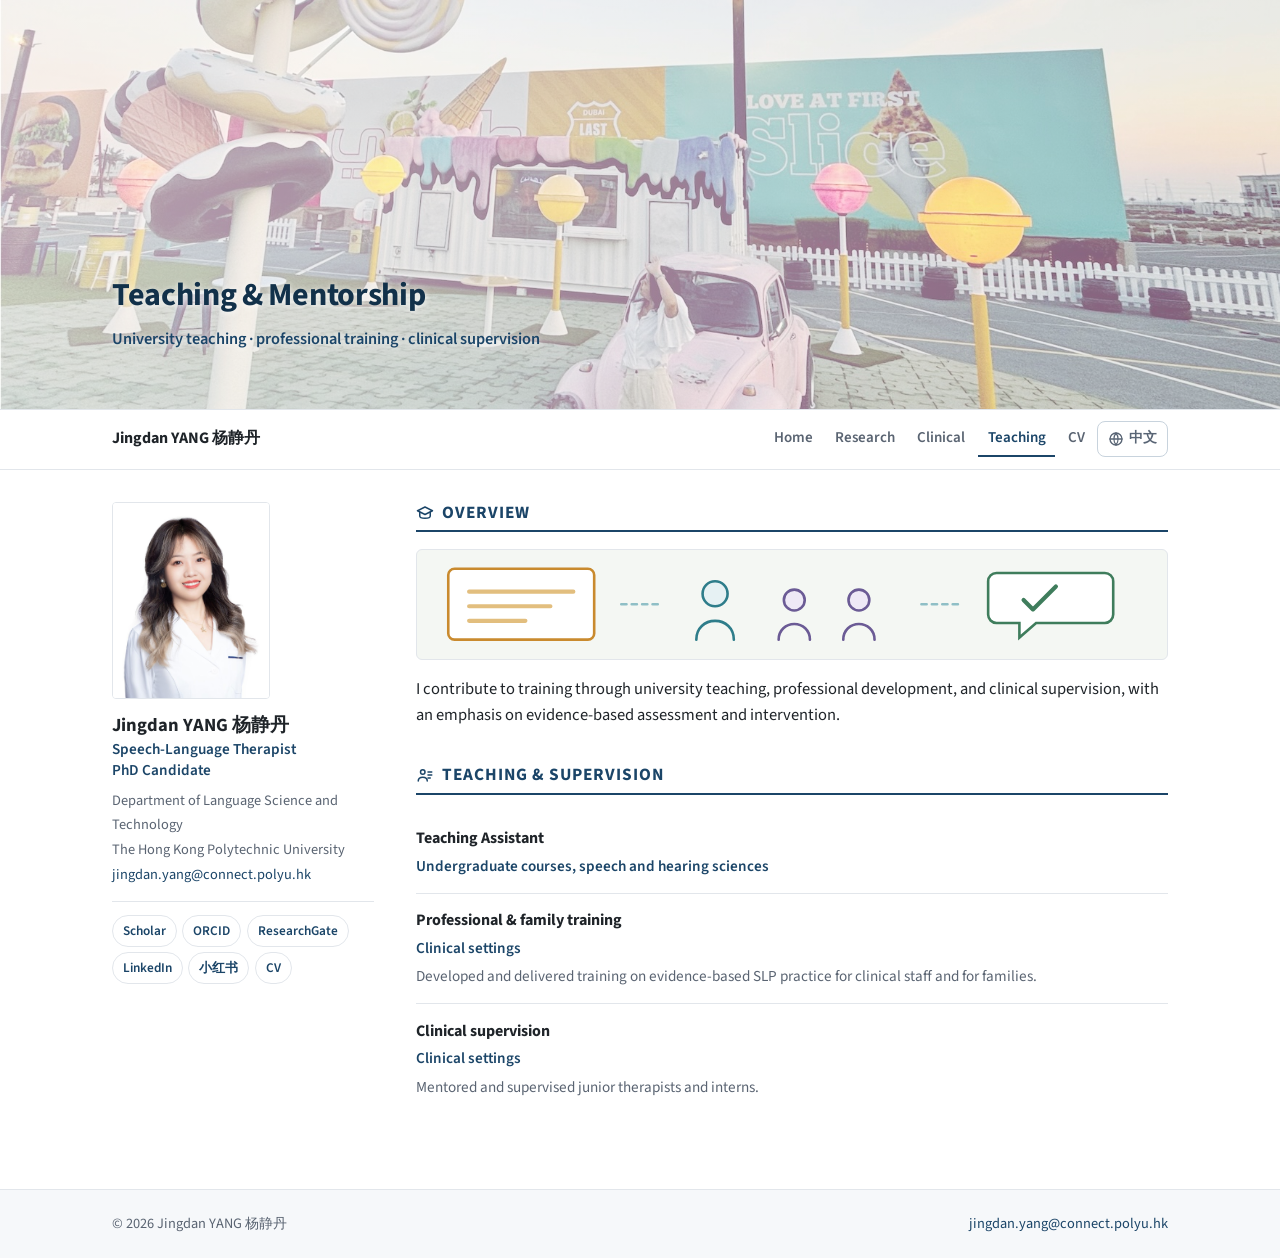
<file: teaching.html>
<!DOCTYPE html>
<html lang="en">
<head>
<meta charset="UTF-8">
<meta name="viewport" content="width=device-width, initial-scale=1.0">
<title>Teaching — Jingdan YANG 杨静丹</title>
<meta name="description" content="Teaching, clinical supervision, and mentorship in speech-language pathology.">
<link rel="preconnect" href="https://fonts.googleapis.com">
<link rel="preconnect" href="https://fonts.gstatic.com" crossorigin>
<link href="https://fonts.googleapis.com/css2?family=Source+Sans+3:wght@400;600;700&display=swap" rel="stylesheet">
<link rel="stylesheet" href="assets/style.css">
<link rel="icon" href="assets/favicon.ico" sizes="any">
<link rel="icon" type="image/png" sizes="32x32" href="assets/favicon-32x32.png">
<link rel="icon" type="image/png" sizes="16x16" href="assets/favicon-16x16.png">
<link rel="apple-touch-icon" sizes="180x180" href="assets/apple-touch-icon.png">
<link rel="manifest" href="assets/site.webmanifest">
<meta name="theme-color" content="#1B4568">
<script src="assets/language.js" defer></script>
</head>
<body>
<a class="skip" href="#main">Skip to content</a>

<div class="banner">
  <img src="assets/banner.jpg" alt="">
  <div class="banner__veil"></div>
  <div class="banner__text">
    <div class="banner__inner">
      <p class="banner__title">Teaching &amp; Mentorship</p>
      <p class="banner__sub">University teaching · professional training · clinical supervision</p>
    </div>
  </div>
</div>

<header class="nav">
  <div class="wrap nav__inner">
    <a class="brand" href="index.html">Jingdan YANG 杨静丹</a>
    <nav class="navlinks" aria-label="Primary">
      <a href="index.html">Home</a>
      <a href="research.html">Research</a>
      <a href="clinical.html">Clinical</a>
      <a href="teaching.html" aria-current="page">Teaching</a>
      <a href="assets/cv.pdf" target="_blank" rel="noopener">CV</a>
      <button class="language-toggle" type="button" data-language-toggle data-i18n-ignore aria-label="切换到中文" title="切换到中文" aria-pressed="false">
        <svg viewBox="0 0 24 24" fill="none" stroke="currentColor" stroke-width="2" stroke-linecap="round" stroke-linejoin="round" aria-hidden="true"><circle cx="12" cy="12" r="9"/><path d="M3 12h18M12 3a15 15 0 0 1 0 18M12 3a15 15 0 0 0 0 18"/></svg>
        <span data-language-label>中文</span>
      </button>
    </nav>
  </div>
</header>

<div class="wrap layout">

  <aside class="side">
    <div class="side__photo"><img src="assets/profile.jpg" alt="Jingdan Yang"></div>
    <p class="side__name">Jingdan YANG 杨静丹</p>
    <p class="side__role"><span>Speech-Language Therapist</span><br><span>PhD Candidate</span></p>
    <p class="side__meta">Department of Language Science and Technology</p>
    <p class="side__meta">The Hong Kong Polytechnic University</p>
    <p class="side__meta"><a href="mailto:jingdan.yang@connect.polyu.hk">jingdan.yang@connect.polyu.hk</a></p>
    <div class="side__links">
      <a href="https://scholar.google.com/citations?user=TxsPEwsAAAAJ&amp;hl=en" target="_blank" rel="me noopener">Scholar</a>
      <a href="https://orcid.org/0009-0006-5247-3266" target="_blank" rel="me noopener">ORCID</a>
      <a href="https://www.researchgate.net/profile/Jingdan-Yang" target="_blank" rel="me noopener">ResearchGate</a>
      <a href="https://www.linkedin.com/in/yjingdan/" target="_blank" rel="me noopener">LinkedIn</a>
      <a href="https://www.xiaohongshu.com/user/profile/62569e41000000000d032e82" target="_blank" rel="me noopener">小红书</a>
      <a href="assets/cv.pdf" target="_blank" rel="noopener">CV</a>
    </div>
  </aside>

  <main id="main">

    <section class="section">
      <h2>
        <svg width="18" height="18" viewBox="0 0 24 24" fill="none" stroke="#1B4568" stroke-width="2" stroke-linecap="round" stroke-linejoin="round" aria-hidden="true"><path d="M12 4 2 9l10 5 10-5-10-5Z"/><path d="M5 11v5c0 1.7 3.1 3 7 3s7-1.3 7-3v-5"/></svg>
        Overview
      </h2>
      <div class="strip" style="background:#F4F7F3;">
        <svg viewBox="0 0 720 104" xmlns="http://www.w3.org/2000/svg" role="img" aria-label="Teaching, professional training, and clinical supervision">
          <rect x="30" y="18" width="140" height="68" rx="6" fill="#FFFFFF" stroke="#C98A2E" stroke-width="2.5"/>
          <path d="M50 40h100M50 54h78M50 68h54" stroke="#E2BE7E" stroke-width="4" stroke-linecap="round"/>
          <path d="M196 52h40" stroke="#8FBFC6" stroke-width="2.5" stroke-linecap="round" stroke-dasharray="5 5"/>
          <g stroke="#2E7D8A" stroke-width="2.5" fill="none" stroke-linecap="round">
            <circle cx="286" cy="42" r="12" fill="#E6F1F3"/><path d="M268 86c0-11 8-18 18-18s18 7 18 18"/>
          </g>
          <g stroke="#6B5B95" stroke-width="2.5" fill="none" stroke-linecap="round">
            <circle cx="362" cy="48" r="10" fill="#EEE9F6"/><path d="M347 86c0-9 7-15 15-15s15 6 15 15"/>
            <circle cx="424" cy="48" r="10" fill="#EEE9F6"/><path d="M409 86c0-9 7-15 15-15s15 6 15 15"/>
          </g>
          <path d="M484 52h40" stroke="#8FBFC6" stroke-width="2.5" stroke-linecap="round" stroke-dasharray="5 5"/>
          <path d="M556 22h104a8 8 0 0 1 8 8v32a8 8 0 0 1-8 8h-66l-16 14V70h-22a8 8 0 0 1-8-8V30a8 8 0 0 1 8-8Z" fill="#FFFFFF" stroke="#3F7D5C" stroke-width="2.5"/>
          <path d="m582 48 9 9 22-22" stroke="#3F7D5C" stroke-width="4" fill="none" stroke-linecap="round" stroke-linejoin="round"/>
        </svg>
      </div>
      <p>I contribute to training through university teaching, professional development, and clinical supervision, with an emphasis on evidence-based assessment and intervention.</p>
    </section>

    <section class="section">
      <h2>
        <svg width="18" height="18" viewBox="0 0 24 24" fill="none" stroke="#1B4568" stroke-width="2" stroke-linecap="round" stroke-linejoin="round" aria-hidden="true"><circle cx="9" cy="8" r="3"/><path d="M3 20c0-3.3 2.7-5 6-5s6 1.7 6 5"/><path d="M16 8h5M16 12h5M16 16h3"/></svg>
        Teaching &amp; Supervision
      </h2>

      <div class="entry">
        <p class="entry__role">Teaching Assistant</p>
        <p class="entry__org">Undergraduate courses, speech and hearing sciences</p>
      </div>

      <div class="entry">
        <p class="entry__role">Professional &amp; family training</p>
        <p class="entry__org">Clinical settings</p>
        <p class="entry__desc">Developed and delivered training on evidence-based SLP practice for clinical staff and for families.</p>
      </div>

      <div class="entry">
        <p class="entry__role">Clinical supervision</p>
        <p class="entry__org">Clinical settings</p>
        <p class="entry__desc">Mentored and supervised junior therapists and interns.</p>
      </div>
    </section>

  </main>
</div>

<footer class="foot">
  <div class="wrap foot__inner">
    <span>© 2026 Jingdan YANG 杨静丹</span>
    <span><a href="mailto:jingdan.yang@connect.polyu.hk">jingdan.yang@connect.polyu.hk</a></span>
  </div>
</footer>

</body>
</html>
</file>
<file: assets/style.css>
/* =========================================================================
   Jingdan (Aria) Yang — academic website
   Layout: photo banner + sticky left profile sidebar + main column
   Type: one sans-serif family. Accent: academic navy.
   ========================================================================= */

:root{
  --bg:#FFFFFF;
  --bg-alt:#F6F8FA;
  --bg-tint:#EEF3F8;
  --line:#E2E6EB;
  --ink:#1F2429;
  --ink-2:#5A6472;
  --navy:#1B4568;
  --navy-700:#12314A;
  --teal:#2E7D8A;
  --maxw:1120px;
  --ff:"Source Sans 3","Noto Sans SC","PingFang SC","Microsoft YaHei",-apple-system,BlinkMacSystemFont,"Segoe UI",sans-serif;
}

*,*::before,*::after{box-sizing:border-box;}
html{-webkit-text-size-adjust:100%;scroll-behavior:smooth;}
@media (prefers-reduced-motion:reduce){html{scroll-behavior:auto;}}

body{
  margin:0;background:var(--bg);color:var(--ink);
  font-family:var(--ff);font-size:16.5px;line-height:1.62;
  -webkit-font-smoothing:antialiased;
}
img{max-width:100%;display:block;}
a{color:var(--navy);text-decoration:none;}
a:hover{text-decoration:underline;}

.wrap{width:100%;max-width:var(--maxw);margin-inline:auto;padding-inline:clamp(1.1rem,4vw,2rem);}

/* ---------- banner ------------------------------------------------------ */
.banner{
  position:relative;
  height:clamp(210px,32vw,540px);
  overflow:hidden;
  background:var(--bg-tint);
  border-bottom:1px solid var(--line);
}
.banner img{
  width:100%;height:100%;object-fit:cover;object-position:center 50%;
}
.banner__veil{
  position:absolute;inset:0;
  background:linear-gradient(90deg,
     rgba(255,255,255,.60) 0%,
     rgba(255,255,255,.50) 40%,
     rgba(255,255,255,.40) 72%,
     rgba(255,255,255,.30) 100%);
}
.banner__text{position:absolute;inset:0;display:flex;flex-direction:column;justify-content:flex-end;padding-bottom:3.5rem;}
.banner__inner{width:100%;max-width:var(--maxw);margin-inline:auto;padding-inline:clamp(1.1rem,4vw,2rem);}
.banner__title{
  color:var(--navy-700);font-size:clamp(1.35rem,3.2vw,2rem);font-weight:700;margin:0;
  letter-spacing:-.01em;text-shadow:0 1px 6px rgba(255,255,255,.95);
}
.banner__sub{
  color:var(--navy);font-size:clamp(.9rem,1.6vw,1.02rem);font-weight:600;
  margin:.3rem 0 0;text-shadow:0 1px 6px rgba(255,255,255,.95);
}
/* ---------- nav --------------------------------------------------------- */
.nav{border-bottom:1px solid var(--line);background:var(--bg);position:sticky;top:0;z-index:40;}
.nav__inner{display:flex;align-items:center;justify-content:space-between;gap:.6rem 1.5rem;flex-wrap:wrap;padding-block:.7rem;}
.brand{font-size:1rem;font-weight:700;color:var(--ink);}
.brand:hover{text-decoration:none;}
.navlinks{display:flex;gap:.15rem;flex-wrap:wrap;}
.navlinks a{font-size:.94rem;font-weight:600;color:var(--ink-2);padding:.32rem .62rem;border-radius:4px;}
.navlinks a:hover{color:var(--navy);background:var(--bg-alt);text-decoration:none;}
.navlinks a[aria-current="page"]{color:var(--navy);border-bottom:2px solid var(--navy);border-radius:0;}

/* ---------- page layout: sidebar + main --------------------------------- */
.layout{display:grid;grid-template-columns:262px 1fr;gap:2.6rem;padding-block:2rem 1rem;align-items:start;}

.side{position:sticky;top:64px;}
.side__photo{border:1px solid var(--line);border-radius:4px;overflow:hidden;margin-bottom:.9rem;max-width:158px;}
.side__photo img{width:100%;aspect-ratio:4/5;object-fit:cover;}
.side__name{font-size:1.16rem;font-weight:700;margin:0 0 .1rem;line-height:1.3;}
.side__role{font-size:.95rem;font-weight:600;color:var(--navy);margin:.1rem 0 .5rem;line-height:1.4;}
.side__meta{font-size:.9rem;color:var(--ink-2);margin:0 0 .12rem;}
.side__links{display:flex;flex-wrap:wrap;gap:.35rem;margin-top:.9rem;padding-top:.85rem;border-top:1px solid var(--line);}
.side__links a{
  font-size:.83rem;font-weight:600;color:var(--navy);
  border:1px solid var(--line);border-radius:999px;padding:.25rem .62rem;background:var(--bg);
}
.side__links a:hover{background:var(--navy);color:#fff;border-color:var(--navy);text-decoration:none;}

/* ---------- main sections ----------------------------------------------- */
.section{margin-bottom:2.2rem;}
h1,h2,h3{margin:0;font-weight:700;line-height:1.3;color:var(--ink);}
h2{
  font-size:1.08rem;color:var(--navy);text-transform:uppercase;letter-spacing:.06em;
  padding-bottom:.4rem;border-bottom:2px solid var(--navy);margin-bottom:1.05rem;
  display:flex;align-items:center;gap:.5rem;
}
h2 svg{flex:none;}
h3{font-size:1rem;}
p{margin:0 0 .8rem;}
p:last-child{margin-bottom:0;}
.muted{color:var(--ink-2);}
.small{font-size:.92rem;}

/* ---------- bubbles ----------------------------------------------------- */
.bubbles{display:flex;flex-wrap:wrap;gap:.5rem;}
.bubble{
  display:inline-block;
  font-size:.92rem;font-weight:600;
  color:var(--navy-700);
  background:var(--bg-tint);
  border:1px solid #D7E3EE;
  border-radius:999px;
  padding:.4rem .85rem;
  transition:background .15s ease,color .15s ease,border-color .15s ease;
}
.bubble:hover{background:var(--navy);color:#fff;border-color:var(--navy);}
.bubble--alt{background:#EAF4F4;border-color:#CFE5E5;color:#1F5E68;}
.bubble--alt:hover{background:var(--teal);color:#fff;border-color:var(--teal);}

/* ---------- illustrated cards (research areas) -------------------------- */
.cards{display:grid;grid-template-columns:1fr 1fr;gap:.85rem;}
.card{
  border:1px solid var(--line);border-radius:6px;background:var(--bg);overflow:hidden;
  transition:border-color .15s ease,box-shadow .15s ease;
}
.card:hover{border-color:#BBCEDF;box-shadow:0 4px 14px -10px rgba(27,69,104,.5);}
.card__illus{border-bottom:1px solid var(--line);}
.card__illus svg{display:block;width:100%;height:auto;}
.card__body{padding:.7rem .9rem .8rem;}
.card h3{margin-bottom:.16rem;font-size:.97rem;}
.card p{color:var(--ink-2);font-size:.9rem;line-height:1.45;margin:0;}

/* bubbles that carry a small icon */
.bubble--icon{display:inline-flex;align-items:center;gap:.42rem;}
.bubble--icon svg{flex:none;}

/* wide illustration strip inside a section */
.strip{
  border:1px solid var(--line);border-radius:6px;background:var(--bg-tint);
  margin-bottom:1rem;overflow:hidden;
}
.strip svg{display:block;width:100%;height:auto;}

/* ---------- entries ----------------------------------------------------- */
.entry{padding:.9rem 0;border-bottom:1px solid var(--line);}
.entry:last-child{border-bottom:0;}
.entry:first-child{padding-top:0;}
.entry__head{display:flex;justify-content:space-between;gap:1rem;flex-wrap:wrap;align-items:baseline;}
.entry__role{font-weight:700;font-size:1rem;margin:0;}
.entry__role--flag{display:inline-flex;align-items:center;gap:.5rem;}
.entry__icon{font-size:1.15rem;line-height:1;}
.entry__when{color:var(--ink-2);font-size:.89rem;white-space:nowrap;}
.entry__org{color:var(--navy);font-size:.95rem;margin:.1rem 0 .25rem;font-weight:600;}
.entry__desc{color:var(--ink-2);font-size:.95rem;margin:0;}
ul.tight{margin:.3rem 0 0;padding-left:1.1rem;color:var(--ink-2);font-size:.95rem;}
ul.tight li{margin-bottom:.2rem;}

/* ---------- publications ------------------------------------------------ */
.pubs{margin:0;padding:0;list-style:none;}
.pubs li{padding:.68rem 0;border-bottom:1px solid var(--line);font-size:.96rem;line-height:1.55;}
.pubs li:last-child{border-bottom:0;}
.pubs .yr{font-weight:700;color:var(--navy);margin-right:.3rem;}
.pubs em{color:var(--ink-2);}
.subhead{font-weight:700;font-size:.86rem;letter-spacing:.05em;text-transform:uppercase;color:var(--ink-2);margin:1.25rem 0 .15rem;}
.subhead:first-of-type{margin-top:0;}

/* ---------- figure ------------------------------------------------------ */
.figure{margin:0 0 1.1rem;border:1px solid var(--line);border-radius:6px;overflow:hidden;background:var(--bg-alt);}
.figure svg{display:block;width:100%;height:auto;}
.figure figcaption{font-size:.86rem;color:var(--ink-2);padding:.55rem .8rem;border-top:1px solid var(--line);background:var(--bg);}

/* ---------- footer ------------------------------------------------------ */
.foot{border-top:1px solid var(--line);background:var(--bg-alt);margin-top:1.5rem;}
.foot__inner{padding-block:1.4rem;display:flex;justify-content:space-between;gap:.5rem 1.5rem;flex-wrap:wrap;font-size:.9rem;color:var(--ink-2);}

/* ---------- a11y -------------------------------------------------------- */
a:focus-visible{outline:2px solid var(--navy);outline-offset:2px;}
.skip{position:absolute;left:-999px;background:var(--navy);color:#fff;padding:.5rem .9rem;z-index:100;}
.skip:focus{left:0;}

/* ---------- responsive -------------------------------------------------- */
@media (max-width:880px){
  .layout{grid-template-columns:1fr;gap:1.6rem;}
  .side{position:static;display:grid;grid-template-columns:150px 1fr;gap:1.2rem;align-items:start;
        border-bottom:1px solid var(--line);padding-bottom:1.3rem;}
  .side__photo{margin-bottom:0;}
  .cards{grid-template-columns:1fr;}
}
@media (max-width:560px){
  .nav__inner{justify-content:center;}
  .navlinks{justify-content:center;}
  .side{grid-template-columns:1fr;}
  .side__photo{max-width:170px;}
}

/* ---------- language toggle -------------------------------------------- */
.language-toggle {
  display: inline-flex;
  flex-direction: row;
  align-items: center;
  justify-content: center;
  gap: 5px;

  min-height: 0;
  padding: 6px 10px;

  border: 1px solid #c8d3dd;
  border-radius: 8px;
  background: #ffffff;
  color: #596575;

  font: inherit;
  font-size: 0.86rem;
  font-weight: 600;
  line-height: 1;

  cursor: pointer;
  white-space: nowrap;
  box-shadow: none;
}

.language-toggle:hover {
  background: #f5f7f9;
  color: #1b4568;
  border-color: #aebdca;
}

.language-toggle:focus-visible {
  outline: 2px solid #1b4568;
  outline-offset: 2px;
}

.language-toggle svg {
  display: block;
  width: 16px;
  height: 16px;
  flex: none;
}
</file>
